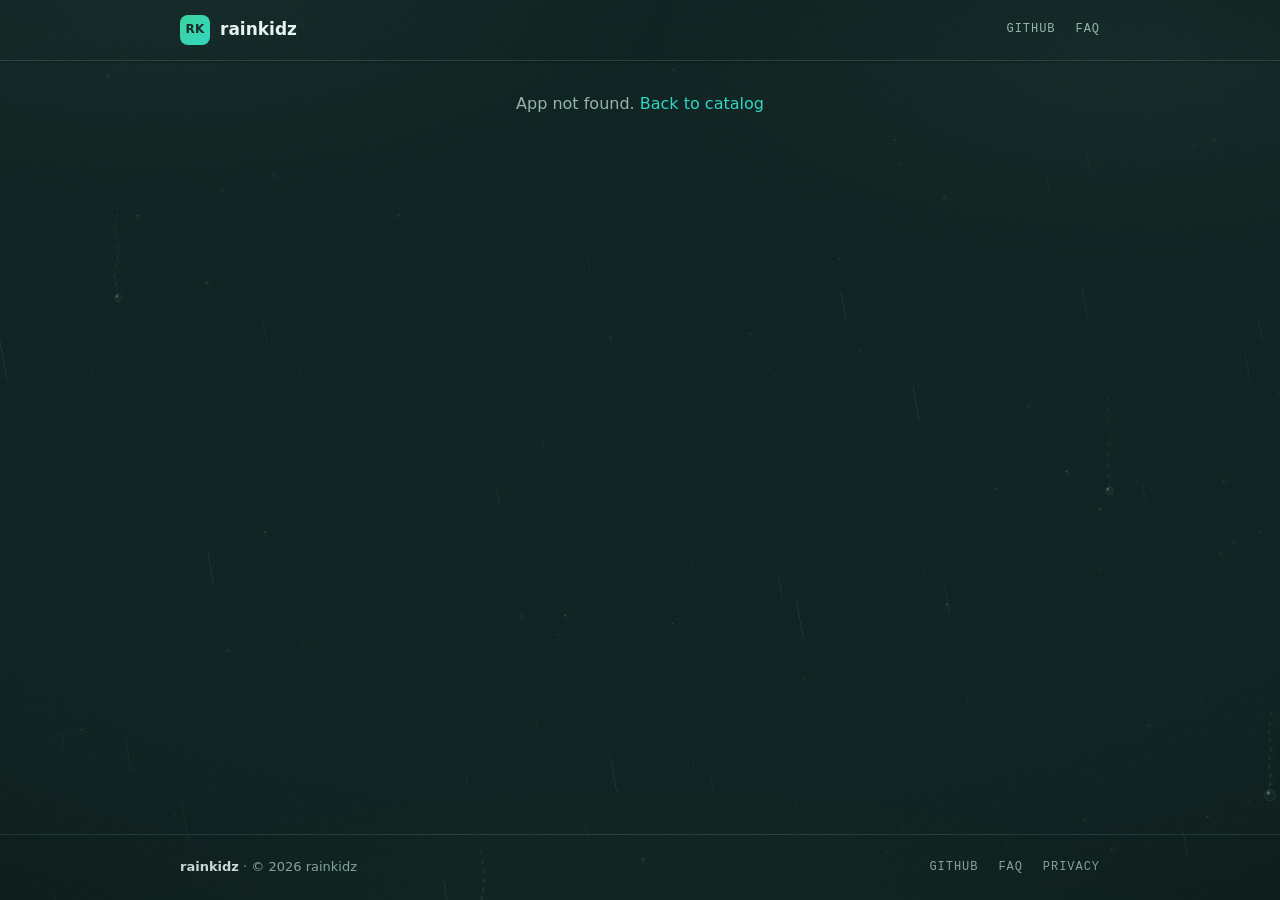
<file: app.html>
<!DOCTYPE html>
<html lang="en">
<head>
  <meta charset="UTF-8">
  <meta name="viewport" content="width=device-width, initial-scale=1.0">
  <title>App - Rainstudio</title>
  <meta name="description" content="App detail, download, screenshots, old versions and release notes. Rainstudio by rainkidz.">
  <link rel="icon" type="image/svg+xml" href="assets/favicon.svg">
  <link rel="stylesheet" href="css/style.css">
  <script>document.documentElement.classList.add("js");</script>
</head>
<body>
  <header class="site-header">
    <div class="container header-inner">
      <a class="brand" href="index.html">
        <span class="brand-mark">RK</span>
        <span class="brand-name">rainkidz</span>
      </a>
      <nav class="header-nav">
        <a href="https://github.com/rainkidz" target="_blank" rel="noopener">GitHub</a>
        <a href="faq.html">FAQ</a>
      </nav>
    </div>
  </header>

  <main>
    <div class="container" id="app-root">
      <p class="loading">Loading app...</p>
    </div>
  </main>

  <footer class="site-footer">
    <div class="container footer-inner">
      <p><span class="brand-inline">rainkidz</span> · © <span id="year">2026</span> rainkidz</p>
      <nav>
        <a href="https://github.com/rainkidz" target="_blank" rel="noopener">GitHub</a>
        <a href="faq.html">FAQ</a>
        <a href="privacy.html">Privacy</a>
      </nav>
    </div>
  </footer>

  <script src="js/reveal.js"></script>
  <script src="js/rain.js"></script>
  <script src="js/glass.js"></script>
  <script src="js/qr.js"></script>
  <script src="js/app.js"></script>
</body>
</html>
</file>
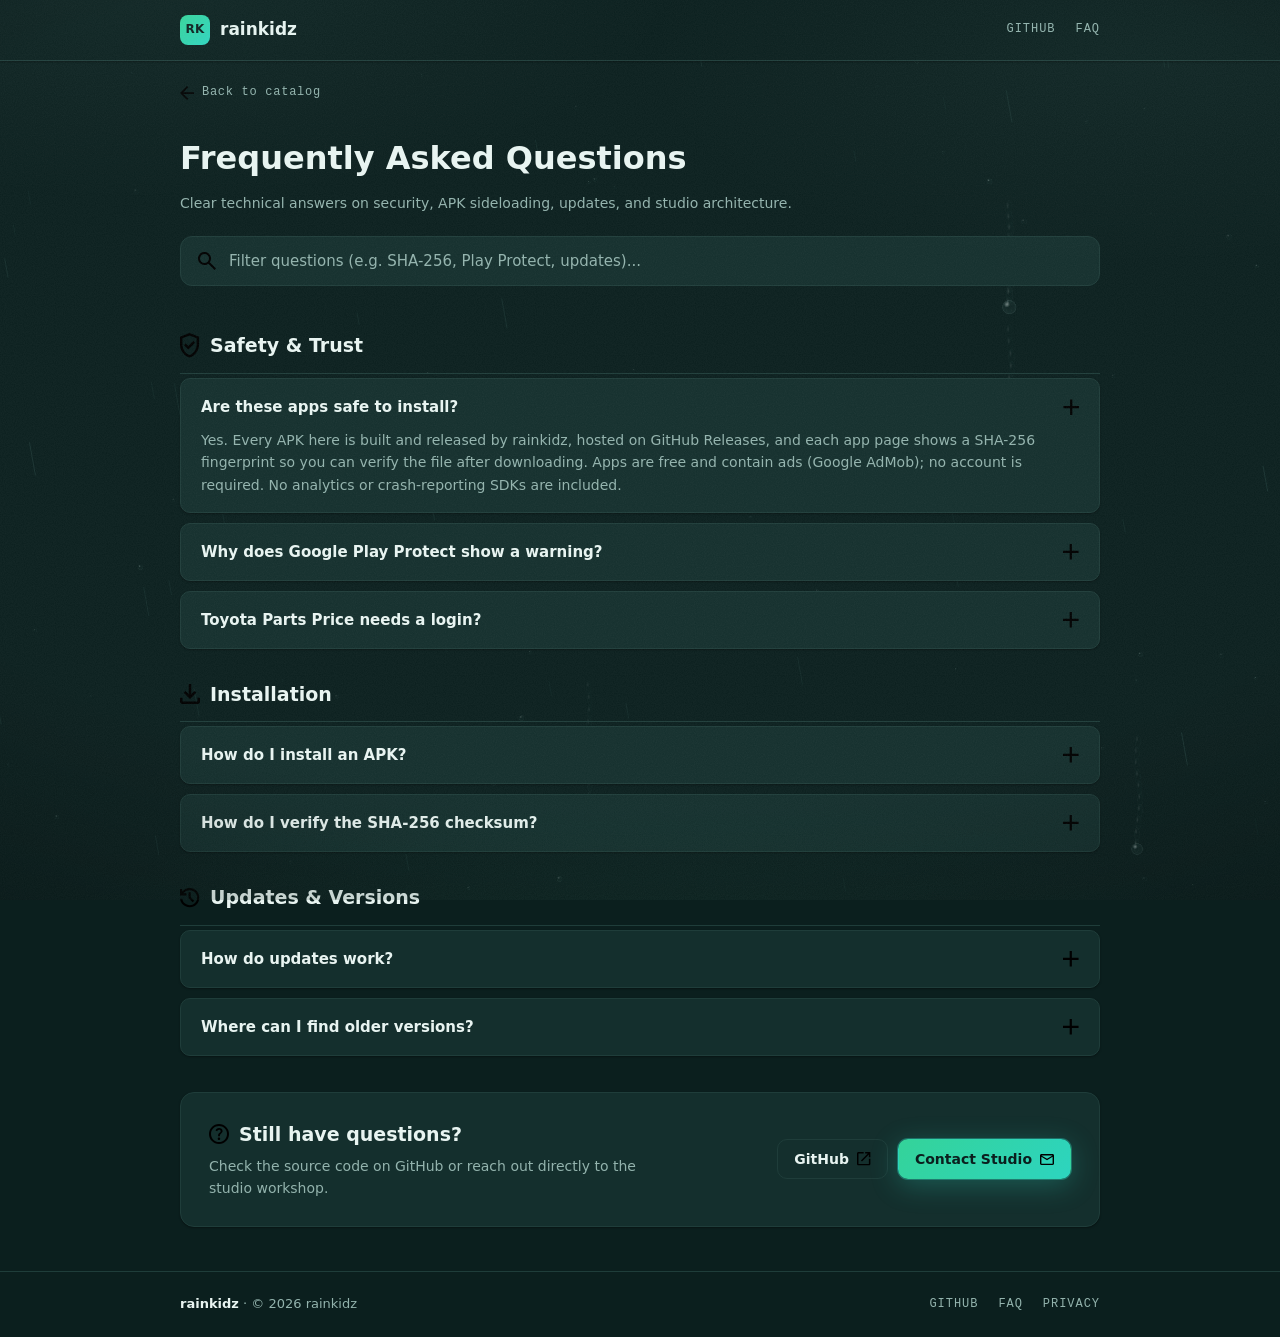
<file: faq.html>
<!DOCTYPE html>
<html lang="en">
<head>
  <meta charset="UTF-8">
  <meta name="viewport" content="width=device-width, initial-scale=1.0">
  <title>FAQ - Rainstudio</title>
  <meta name="description" content="Frequently asked questions: safety, APK sideloading, updates, and versions. Rainstudio by rainkidz.">
  <link rel="icon" type="image/svg+xml" href="assets/favicon.svg">
  <link rel="stylesheet" href="css/style.css">
  <script>document.documentElement.classList.add("js");</script>
</head>
<body>
  <header class="site-header">
    <div class="container header-inner">
      <a class="brand" href="index.html">
        <span class="brand-mark">RK</span>
        <span class="brand-name">rainkidz</span>
      </a>
      <nav class="header-nav">
        <a href="https://github.com/rainkidz" target="_blank" rel="noopener">GitHub</a>
        <a href="faq.html">FAQ</a>
      </nav>
    </div>
  </header>

  <main>
    <div class="container">
      <nav class="breadcrumb"><a href="index.html"><img class="i i-14" src="assets/icons/ui/arrow-left.svg" alt="">Back to catalog</a></nav>
      <section style="padding:26px 0 8px" data-reveal>
        <h1 style="font-size:32px">Frequently Asked Questions</h1>
        <p class="section-sub" style="margin-top:8px">Clear technical answers on security, APK sideloading, updates, and studio architecture.</p>
        <div class="filter-wrap">
          <img src="assets/icons/ui/search.svg" alt="">
          <input type="search" id="faq-filter" placeholder="Filter questions (e.g. SHA-256, Play Protect, updates)..." autocomplete="off">
        </div>
      </section>

      <section class="faq-group" data-group>
        <h2 class="faq-section-title" data-reveal><img src="assets/icons/ui/shield-check.svg" alt="">Safety &amp; Trust</h2>
        <div class="faq-list">
          <details class="faq-item" data-reveal open>
            <summary>Are these apps safe to install? <img src="assets/icons/ui/plus.svg" alt=""></summary>
            <div class="faq-body">
              <p>Yes. Every APK here is built and released by rainkidz, hosted on GitHub Releases, and each app page shows a SHA-256 fingerprint so you can verify the file after downloading. Apps are free and contain ads (Google AdMob); no account is required. No analytics or crash-reporting SDKs are included.</p>
            </div>
          </details>
          <details class="faq-item d1" data-reveal>
            <summary>Why does Google Play Protect show a warning? <img src="assets/icons/ui/plus.svg" alt=""></summary>
            <div class="faq-body">
              <p>Play Protect warns about any app that is not installed through the Play Store. This is normal for sideloaded apps. Review the SHA-256 fingerprint on the app page, then choose to install anyway.</p>
            </div>
          </details>
          <details class="faq-item d2" data-reveal>
            <summary>Toyota Parts Price needs a login? <img src="assets/icons/ui/plus.svg" alt=""></summary>
            <div class="faq-body">
              <p>Yes. Toyota Parts Price is an internal app for the TASTI network — login with a registered account is required. For credentials and authorization, contact <a href="mailto:support@tasti.id">support@tasti.id</a>.</p>
            </div>
          </details>
        </div>
      </section>

      <section class="faq-group" data-group>
        <h2 class="faq-section-title" data-reveal><img src="assets/icons/ui/download.svg" alt="">Installation</h2>
        <div class="faq-list">
          <details class="faq-item" data-reveal>
            <summary>How do I install an APK? <img src="assets/icons/ui/plus.svg" alt=""></summary>
            <div class="faq-body">
              <ol>
                <li>Pick an app and tap <b>Download APK</b>.</li>
                <li>Open the downloaded APK file.</li>
                <li>If a warning appears, enable <b>"Install unknown apps"</b> for your browser or file manager.</li>
                <li>Tap <b>Install</b>, done.</li>
              </ol>
            </div>
          </details>
          <details class="faq-item d1" data-reveal>
            <summary>How do I verify the SHA-256 checksum? <img src="assets/icons/ui/plus.svg" alt=""></summary>
            <div class="faq-body">
              <p>Copy the fingerprint from the app page (the <b>Copy Hash</b> button), then hash the downloaded file and compare:</p>
              <div class="code-block">Windows: certutil -hashfile app.apk SHA256
Linux:   sha256sum app.apk</div>
              <p>The output must match the fingerprint exactly.</p>
            </div>
          </details>
        </div>
      </section>

      <section class="faq-group" data-group>
        <h2 class="faq-section-title" data-reveal><img src="assets/icons/ui/refresh.svg" alt="">Updates &amp; Versions</h2>
        <div class="faq-list">
          <details class="faq-item" data-reveal>
            <summary>How do updates work? <img src="assets/icons/ui/plus.svg" alt=""></summary>
            <div class="faq-body">
              <p>It depends on the app. Tubenime checks for new versions in Settings and notifies you; tap Update to grab the new APK from GitHub Releases. Toyota Parts Price updates automatically via the Play Store. For Wispmail, check the catalog's Version Archive for new releases. Apps outside Google Play cannot auto-update via the Play Store.</p>
            </div>
          </details>
          <details class="faq-item d1" data-reveal>
            <summary>Where can I find older versions? <img src="assets/icons/ui/plus.svg" alt=""></summary>
            <div class="faq-body">
              <p>Open an app's detail page — the <b>Version Archive</b> table lists releases with direct download links. Older builds are also on <a href="https://github.com/rainkidz/app-download/releases" target="_blank" rel="noopener">GitHub Releases</a>.</p>
            </div>
          </details>
        </div>
      </section>

      <p class="loading hidden" id="faq-empty">No questions match your filter.</p>

      <section>
        <div class="contact-card" data-reveal>
          <div>
            <h3><img src="assets/icons/ui/info.svg" alt="">Still have questions?</h3>
            <p>Check the source code on GitHub or reach out directly to the studio workshop.</p>
          </div>
          <div class="row">
            <a class="btn btn-ghost btn-sm" href="https://github.com/rainkidz" target="_blank" rel="noopener">GitHub <img class="i i-14" src="assets/icons/ui/external-box.svg" alt=""></a>
            <a class="btn btn-primary btn-sm" href="https://github.com/rainkidz/app-download/issues" target="_blank" rel="noopener">Contact Studio <img class="i i-14" src="assets/icons/ui/mail.svg" alt=""></a>
          </div>
        </div>
      </section>
      <div style="height:24px"></div>
    </div>
  </main>

  <footer class="site-footer">
    <div class="container footer-inner">
      <p><span class="brand-inline">rainkidz</span> · © <span id="year">2026</span> rainkidz</p>
      <nav>
        <a href="https://github.com/rainkidz" target="_blank" rel="noopener">GitHub</a>
        <a href="faq.html">FAQ</a>
        <a href="privacy.html">Privacy</a>
      </nav>
    </div>
  </footer>

  <script src="js/reveal.js"></script>
  <script src="js/rain.js"></script>
  <script src="js/glass.js"></script>
  <script src="js/faq.js"></script>
</body>
</html>
</file>
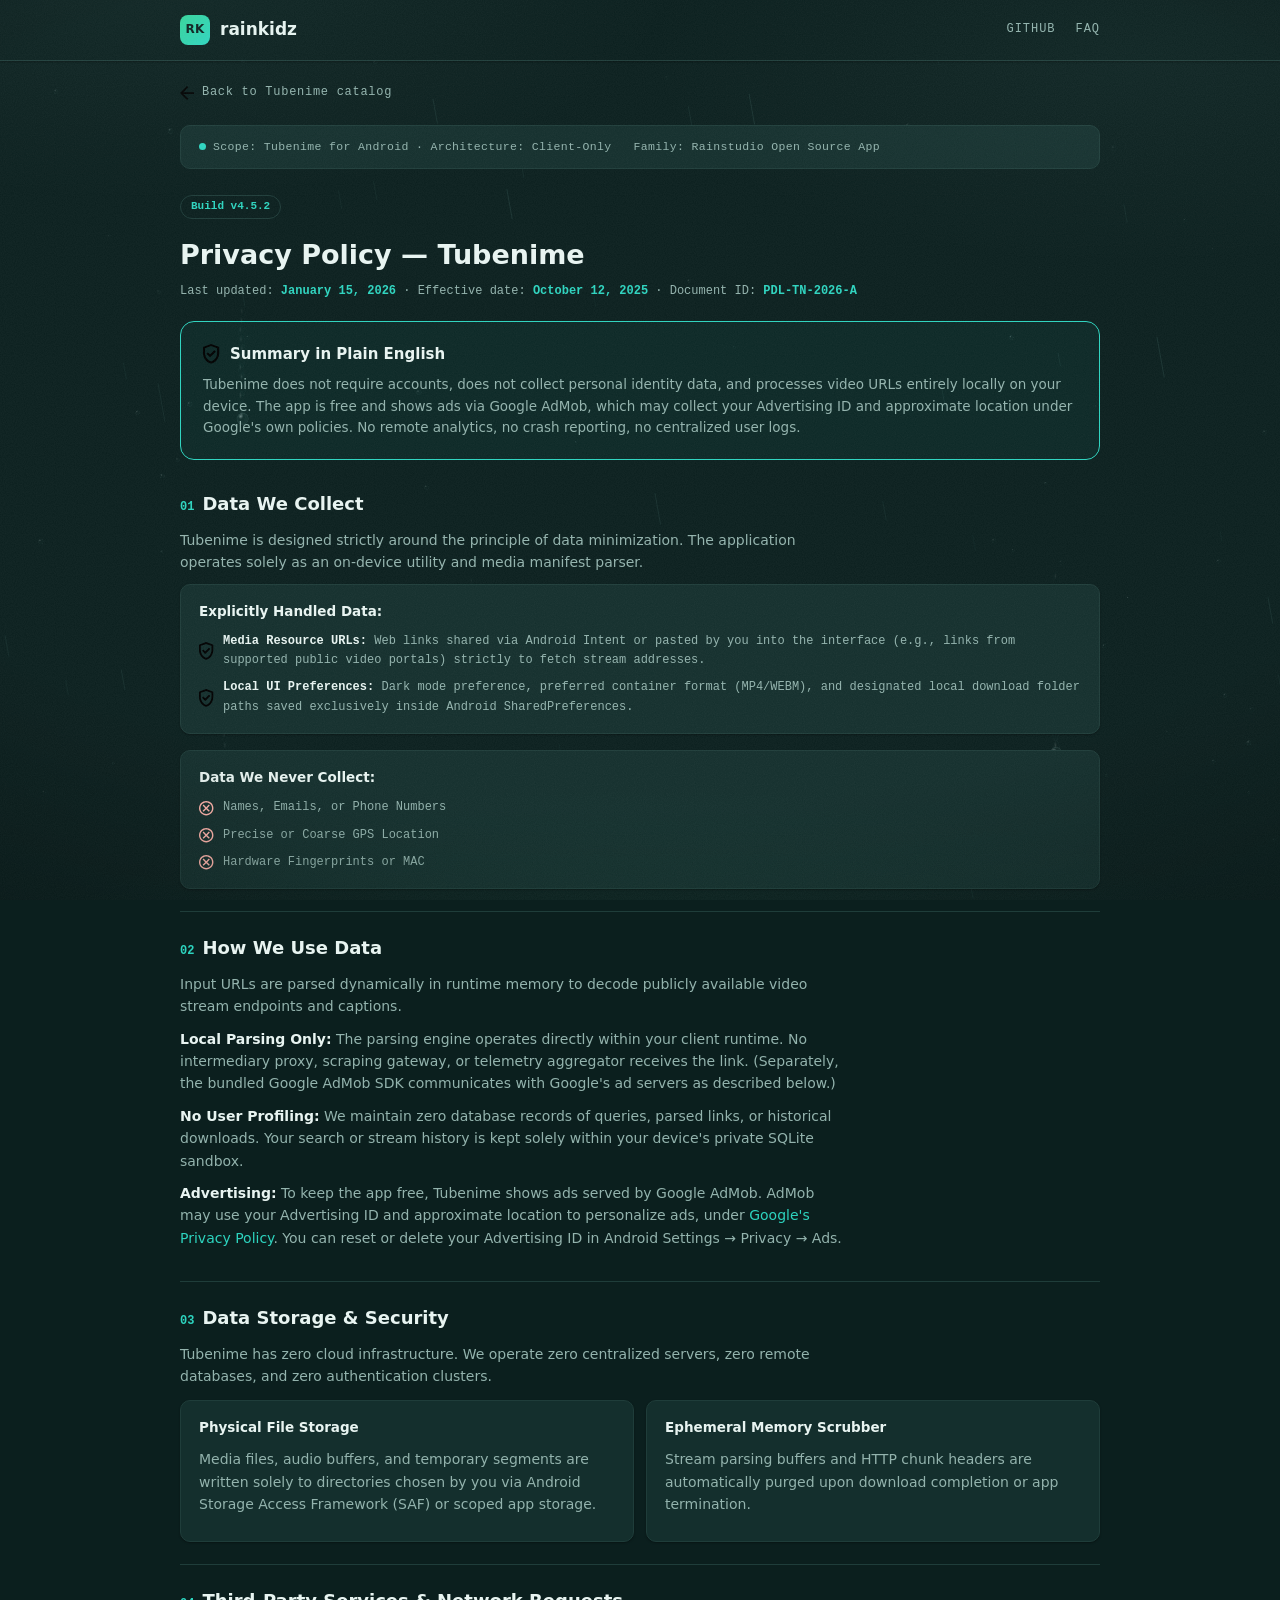
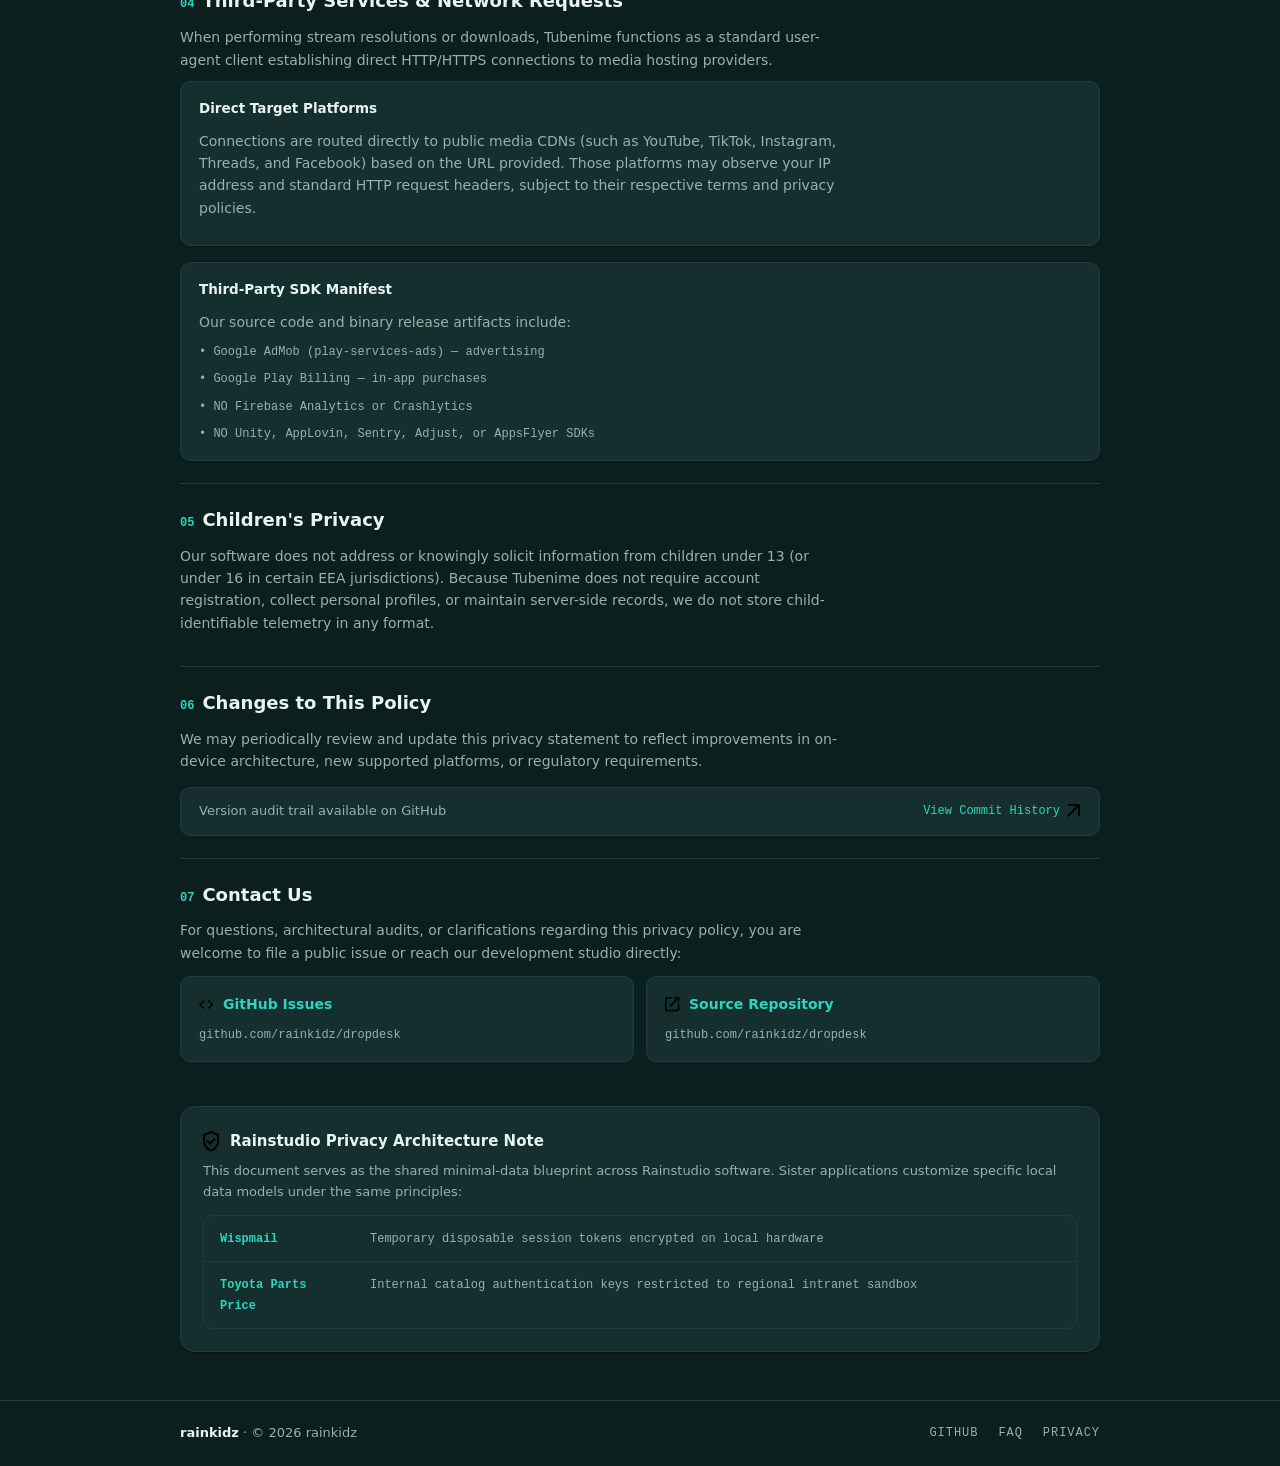
<file: privacy.html>
<!DOCTYPE html>
<html lang="en">
<head>
  <meta charset="UTF-8">
  <meta name="viewport" content="width=device-width, initial-scale=1.0">
  <title>Privacy Policy — Tubenime · Rainstudio</title>
  <meta name="description" content="Privacy policy for Tubenime by Rainstudio: what data is handled on-device, what is never collected, and how to contact us.">
  <link rel="icon" type="image/svg+xml" href="assets/favicon.svg">
  <link rel="stylesheet" href="css/style.css">
  <script>document.documentElement.classList.add("js");</script>
</head>
<body>
  <header class="site-header">
    <div class="container header-inner">
      <a class="brand" href="index.html">
        <span class="brand-mark">RK</span>
        <span class="brand-name">rainkidz</span>
      </a>
      <nav class="header-nav">
        <a href="https://github.com/rainkidz" target="_blank" rel="noopener">GitHub</a>
        <a href="faq.html">FAQ</a>
      </nav>
    </div>
  </header>

  <main>
    <div class="container privacy-doc">
      <nav class="breadcrumb"><a href="app.html?slug=tubenime"><img class="i i-14" src="assets/icons/ui/arrow-left.svg" alt="">Back to Tubenime catalog</a></nav>

      <div class="scope-bar" data-reveal>
        <span><span class="dot"></span>Scope: Tubenime for Android · Architecture: Client-Only</span>
        <span>Family: Rainstudio Open Source App</span>
      </div>

      <div class="privacy-meta"><span class="pill">Build v4.5.2</span></div>
      <h1>Privacy Policy — Tubenime</h1>
      <p class="privacy-dates">Last updated: <b>January 15, 2026</b> · Effective date: <b>October 12, 2025</b> · Document ID: <b>PDL-TN-2026-A</b></p>

      <div class="summary-box" data-reveal>
        <h3><img src="assets/icons/ui/shield-check.svg" alt="">Summary in Plain English</h3>
        <p>Tubenime does not require accounts, does not collect personal identity data, and processes video URLs entirely locally on your device. The app is free and shows ads via Google AdMob, which may collect your Advertising ID and approximate location under Google's own policies. No remote analytics, no crash reporting, no centralized user logs.</p>
      </div>

      <section class="privacy-sec" data-reveal>
        <h2><span class="num">01</span>Data We Collect</h2>
        <p>Tubenime is designed strictly around the principle of data minimization. The application operates solely as an on-device utility and media manifest parser.</p>
        <div class="mini-box">
          <h4>Explicitly Handled Data:</h4>
          <ul>
            <li class="ok"><img src="assets/icons/ui/shield-check.svg" alt=""><span><b>Media Resource URLs:</b> Web links shared via Android Intent or pasted by you into the interface (e.g., links from supported public video portals) strictly to fetch stream addresses.</span></li>
            <li class="ok"><img src="assets/icons/ui/shield-check.svg" alt=""><span><b>Local UI Preferences:</b> Dark mode preference, preferred container format (MP4/WEBM), and designated local download folder paths saved exclusively inside Android SharedPreferences.</span></li>
          </ul>
        </div>
        <div class="mini-box mt-16">
          <h4>Data We Never Collect:</h4>
          <ul>
            <li class="no"><img src="assets/icons/ui/x-circle.svg" alt=""><span>Names, Emails, or Phone Numbers</span></li>
            <li class="no"><img src="assets/icons/ui/x-circle.svg" alt=""><span>Precise or Coarse GPS Location</span></li>
            <li class="no"><img src="assets/icons/ui/x-circle.svg" alt=""><span>Hardware Fingerprints or MAC</span></li>
          </ul>
        </div>
      </section>

      <section class="privacy-sec" data-reveal>
        <h2><span class="num">02</span>How We Use Data</h2>
        <p>Input URLs are parsed dynamically in runtime memory to decode publicly available video stream endpoints and captions.</p>
        <p><b>Local Parsing Only:</b> The parsing engine operates directly within your client runtime. No intermediary proxy, scraping gateway, or telemetry aggregator receives the link. (Separately, the bundled Google AdMob SDK communicates with Google's ad servers as described below.)</p>
        <p><b>No User Profiling:</b> We maintain zero database records of queries, parsed links, or historical downloads. Your search or stream history is kept solely within your device's private SQLite sandbox.</p>
        <p><b>Advertising:</b> To keep the app free, Tubenime shows ads served by Google AdMob. AdMob may use your Advertising ID and approximate location to personalize ads, under <a href="https://policies.google.com/privacy" target="_blank" rel="noopener">Google's Privacy Policy</a>. You can reset or delete your Advertising ID in Android Settings → Privacy → Ads.</p>
      </section>

      <section class="privacy-sec" data-reveal>
        <h2><span class="num">03</span>Data Storage &amp; Security</h2>
        <p>Tubenime has zero cloud infrastructure. We operate zero centralized servers, zero remote databases, and zero authentication clusters.</p>
        <div class="mini-grid">
          <div class="mini-box mono-sm">
            <h4>Physical File Storage</h4>
            <p>Media files, audio buffers, and temporary segments are written solely to directories chosen by you via Android Storage Access Framework (SAF) or scoped app storage.</p>
          </div>
          <div class="mini-box mono-sm">
            <h4>Ephemeral Memory Scrubber</h4>
            <p>Stream parsing buffers and HTTP chunk headers are automatically purged upon download completion or app termination.</p>
          </div>
        </div>
      </section>

      <section class="privacy-sec" data-reveal>
        <h2><span class="num">04</span>Third-Party Services &amp; Network Requests</h2>
        <p>When performing stream resolutions or downloads, Tubenime functions as a standard user-agent client establishing direct HTTP/HTTPS connections to media hosting providers.</p>
        <div class="mini-box mono-sm">
          <h4>Direct Target Platforms</h4>
          <p>Connections are routed directly to public media CDNs (such as YouTube, TikTok, Instagram, Threads, and Facebook) based on the URL provided. Those platforms may observe your IP address and standard HTTP request headers, subject to their respective terms and privacy policies.</p>
        </div>
        <div class="mini-box mono-sm mt-16">
          <h4>Third-Party SDK Manifest</h4>
          <p>Our source code and binary release artifacts include:</p>
          <div class="kv">
            <div>• Google AdMob (play-services-ads) — advertising</div>
            <div>• Google Play Billing — in-app purchases</div>
            <div>• NO Firebase Analytics or Crashlytics</div>
            <div>• NO Unity, AppLovin, Sentry, Adjust, or AppsFlyer SDKs</div>
          </div>
        </div>
      </section>

      <section class="privacy-sec" data-reveal>
        <h2><span class="num">05</span>Children's Privacy</h2>
        <p>Our software does not address or knowingly solicit information from children under 13 (or under 16 in certain EEA jurisdictions). Because Tubenime does not require account registration, collect personal profiles, or maintain server-side records, we do not store child-identifiable telemetry in any format.</p>
      </section>

      <section class="privacy-sec" data-reveal>
        <h2><span class="num">06</span>Changes to This Policy</h2>
        <p>We may periodically review and update this privacy statement to reflect improvements in on-device architecture, new supported platforms, or regulatory requirements.</p>
        <div class="audit-row">
          <span>Version audit trail available on GitHub</span>
          <a href="https://github.com/rainkidz/dropdesk/commits" target="_blank" rel="noopener">View Commit History <img class="i i-14" src="assets/icons/ui/external.svg" alt=""></a>
        </div>
      </section>

      <section class="privacy-sec" data-reveal>
        <h2><span class="num">07</span>Contact Us</h2>
        <p>For questions, architectural audits, or clarifications regarding this privacy policy, you are welcome to file a public issue or reach our development studio directly:</p>
        <div class="contact-grid">
          <a href="https://github.com/rainkidz/dropdesk/issues" target="_blank" rel="noopener">
            <b><img src="assets/icons/ui/code.svg" alt="">GitHub Issues</b>
            <span>github.com/rainkidz/dropdesk</span>
          </a>
          <a href="https://github.com/rainkidz/dropdesk" target="_blank" rel="noopener">
            <b><img src="assets/icons/ui/external-box.svg" alt="">Source Repository</b>
            <span>github.com/rainkidz/dropdesk</span>
          </a>
        </div>
      </section>

      <div class="arch-note" data-reveal>
        <h3><img src="assets/icons/ui/shield-check.svg" alt="">Rainstudio Privacy Architecture Note</h3>
        <p>This document serves as the shared minimal-data blueprint across Rainstudio software. Sister applications customize specific local data models under the same principles:</p>
        <div class="arch-table">
          <div class="arow"><div><b>Wispmail</b></div><div><span>Temporary disposable session tokens encrypted on local hardware</span></div></div>
          <div class="arow"><div><b>Toyota Parts Price</b></div><div><span>Internal catalog authentication keys restricted to regional intranet sandbox</span></div></div>
        </div>
      </div>
      <div style="height:28px"></div>
    </div>
  </main>

  <footer class="site-footer">
    <div class="container footer-inner">
      <p><span class="brand-inline">rainkidz</span> · © <span id="year">2026</span> rainkidz</p>
      <nav>
        <a href="https://github.com/rainkidz" target="_blank" rel="noopener">GitHub</a>
        <a href="faq.html">FAQ</a>
        <a href="privacy.html">Privacy</a>
      </nav>
    </div>
  </footer>

  <script src="js/reveal.js"></script>
  <script src="js/rain.js"></script>
  <script src="js/glass.js"></script>
  <script>document.getElementById("year").textContent = new Date().getFullYear();</script>
</body>
</html>
</file>
<file: css/style.css>
:root {
  --bg: #0b1f1e;
  --bg-alt: #102826;
  --surface: #142f2d;
  --inset: #081413;
  --text: #e8f4f1;
  --muted: #93b3ad;
  --accent: #2dd4bf;
  --accent-deep: #14b8a6;
  --on-accent: #0b1f1e;
  --border: #1f3d3a;
  --amber: #f5b544;
  --red: #f87171;
  --radius: 14px;
  --grad: linear-gradient(135deg, #34d399, #2dd4bf);
  --sans: "Segoe UI", system-ui, -apple-system, Roboto, "Helvetica Neue", Arial, sans-serif;
  --mono: ui-monospace, SFMono-Regular, Menlo, Consolas, "Liberation Mono", monospace;
}

* { margin: 0; padding: 0; box-sizing: border-box; }

body {
  font-family: var(--sans);
  background: var(--bg);
  color: var(--text);
  line-height: 1.6;
  min-height: 100vh;
  display: flex;
  flex-direction: column;
}

.container { max-width: 960px; margin: 0 auto; padding: 0 20px; width: 100%; }
main { flex: 1; }

a { color: var(--accent); text-decoration: none; }
a:hover { text-decoration: underline; }

.mono { font-family: var(--mono); }
img.i { display: inline-block; vertical-align: -3px; }
.i-14 { width: 14px; height: auto; }
.i-16 { width: 16px; height: auto; }
.i-18 { width: 18px; height: auto; }
.i-20 { width: 20px; height: auto; }

/* ---------- header ---------- */
.site-header {
  position: sticky;
  top: 0;
  z-index: 50;
  background: rgba(11, 31, 30, 0.88);
  backdrop-filter: blur(10px);
  border-bottom: 1px solid var(--border);
}
.header-inner { display: flex; align-items: center; justify-content: space-between; height: 60px; }
.brand { display: flex; align-items: center; gap: 10px; font-weight: 700; color: var(--text); font-size: 17px; }
.brand:hover { text-decoration: none; }
.brand-mark {
  display: grid; place-items: center;
  width: 30px; height: 30px; border-radius: 8px;
  background: var(--grad); color: var(--on-accent);
  font-size: 12px; font-weight: 800; letter-spacing: 0.02em;
}
.header-nav { display: flex; align-items: center; gap: 20px; }
.header-nav a { font-family: var(--mono); font-size: 12px; letter-spacing: 0.08em; color: var(--muted); text-transform: uppercase; }
.header-nav a:hover { color: var(--accent); text-decoration: none; }

/* ---------- hero ---------- */
.hero {
  padding: 72px 0 56px;
  text-align: center;
  background: radial-gradient(ellipse 60% 55% at 50% 0%, rgba(45, 212, 191, 0.14), transparent 70%);
}
.eyebrow {
  display: inline-flex; align-items: center; gap: 8px;
  font-family: var(--mono); font-size: 11px; letter-spacing: 0.18em;
  color: var(--muted); border: 1px solid var(--border); border-radius: 999px;
  padding: 5px 14px; margin-bottom: 20px; text-transform: uppercase;
}
.eyebrow .dot { width: 6px; height: 6px; border-radius: 50%; background: var(--accent); }
.hero h1 { font-size: 36px; font-weight: 800; letter-spacing: -0.01em; }
.hero-tagline { margin: 12px auto 4px; color: var(--text); font-size: 17px; max-width: 600px; }
.hero-note { font-family: var(--mono); font-size: 12px; color: var(--muted); letter-spacing: 0.04em; }
.hero-cta { margin-top: 26px; }

/* ---------- buttons ---------- */
.btn {
  display: inline-flex; align-items: center; justify-content: center; gap: 8px;
  padding: 11px 24px; border-radius: 10px;
  font-size: 15px; font-weight: 700; font-family: var(--sans);
  border: 1px solid var(--border); color: var(--text); background: var(--surface);
  cursor: pointer; transition: transform 0.15s ease, filter 0.15s ease;
  white-space: nowrap;
}
.btn:hover { text-decoration: none; transform: translateY(-1px); filter: brightness(1.08); }
.btn-primary { background: var(--grad); color: var(--on-accent); border-color: transparent; }
.btn-ghost { background: transparent; }
.btn-sm { padding: 8px 16px; font-size: 14px; font-weight: 600; }
.btn .i { flex-shrink: 0; }

/* ---------- sections ---------- */
.section { padding: 36px 0; }
.section-head { display: flex; align-items: baseline; justify-content: space-between; gap: 12px; margin-bottom: 6px; }
.section-head h2 { font-size: 22px; font-weight: 700; }
.section-sub { color: var(--muted); font-size: 14px; margin-bottom: 20px; }
.side-label { font-family: var(--mono); font-size: 11px; letter-spacing: 0.16em; color: var(--accent); text-transform: uppercase; white-space: nowrap; }

/* ---------- trust strip ---------- */
.trust-strip {
  display: grid; grid-template-columns: repeat(4, 1fr); gap: 12px;
  border: 1px solid var(--border); border-radius: var(--radius);
  background: var(--surface); padding: 20px 24px; margin-top: 40px;
}
.trust-item { display: flex; align-items: center; gap: 12px; }
.trust-item img { width: 22px; color: var(--accent); flex-shrink: 0; }
.trust-item b { display: block; font-size: 13px; }
.trust-item span { display: block; font-family: var(--mono); font-size: 11px; color: var(--muted); }

/* ---------- app rows (catalog) ---------- */
.app-row {
  display: flex; align-items: center; gap: 18px;
  border: 1px solid var(--border); border-radius: var(--radius);
  background: var(--surface); padding: 22px 24px; margin-bottom: 16px;
}
.app-row-icon {
  width: 64px; height: 64px; border-radius: 16px; flex-shrink: 0;
  background: var(--bg-alt); border: 1px solid var(--border);
  display: grid; place-items: center; overflow: hidden;
}
.app-row-icon img { width: 100%; height: 100%; object-fit: cover; }
.app-row-body { flex: 1; min-width: 0; }
.app-row-title { display: flex; align-items: center; gap: 10px; flex-wrap: wrap; }
.app-row-title h3 { font-size: 18px; }
.app-tagline { color: var(--muted); font-size: 14px; margin-top: 4px; }
.app-meta { font-family: var(--mono); font-size: 12px; color: var(--muted); margin-top: 8px; }
.app-row-actions { display: flex; gap: 10px; flex-shrink: 0; }
.pill {
  display: inline-block; padding: 2px 10px; border-radius: 999px;
  border: 1px solid var(--border); color: var(--accent);
  font-family: var(--mono); font-size: 11px; font-weight: 600; white-space: nowrap;
}
.pill-current { background: var(--grad); color: var(--on-accent); border-color: transparent; }

/* ---------- steps ---------- */
.steps-grid { display: grid; grid-template-columns: repeat(4, 1fr); gap: 14px; }
.step-card { border: 1px solid var(--border); border-radius: var(--radius); background: var(--surface); padding: 20px; }
.step-num {
  display: grid; place-items: center; width: 26px; height: 26px; border-radius: 8px;
  border: 1px solid var(--border); color: var(--accent);
  font-family: var(--mono); font-size: 12px; margin-bottom: 12px;
}
.step-card h3 { font-size: 15px; margin-bottom: 6px; }
.step-card p { font-size: 13px; color: var(--muted); }

/* ---------- note boxes ---------- */
.note-box {
  display: flex; gap: 12px; align-items: flex-start;
  border: 1px solid var(--border); border-radius: var(--radius);
  background: var(--surface); padding: 18px 20px; margin-top: 16px; font-size: 14px;
}
.note-box img { width: 18px; color: var(--accent); flex-shrink: 0; margin-top: 3px; }
.note-box p { color: var(--muted); }
.note-box b { color: var(--text); }
.notice-amber { border-color: rgba(245, 181, 68, 0.35); background: rgba(245, 181, 68, 0.06); }
.notice-amber a { color: var(--amber); text-decoration: underline; }

/* ---------- about card ---------- */
.about-card { border: 1px solid var(--border); border-radius: var(--radius); background: var(--surface); padding: 28px; }
.eyebrow-inline { font-family: var(--mono); font-size: 11px; letter-spacing: 0.18em; color: var(--accent); text-transform: uppercase; margin-bottom: 10px; }
.about-card h2 { font-size: 21px; margin-bottom: 10px; }
.about-card p { color: var(--muted); font-size: 14px; max-width: 70ch; }

/* ---------- faq accordion ---------- */
.faq-list { display: grid; gap: 10px; }
.faq-item { border: 1px solid var(--border); border-radius: 10px; background: var(--surface); padding: 16px 20px; }
.faq-item summary {
  cursor: pointer; font-weight: 600; font-size: 15px; list-style: none;
  display: flex; justify-content: space-between; align-items: center; gap: 12px;
}
.faq-item summary::-webkit-details-marker { display: none; }
.faq-item summary img { width: 16px; color: var(--muted); transition: transform 0.2s; flex-shrink: 0; }
.faq-item[open] summary img { transform: rotate(180deg); }
.faq-item .faq-body { margin-top: 10px; color: var(--muted); font-size: 14px; }
.faq-item .faq-body ol, .faq-item .faq-body ul { padding-left: 20px; display: grid; gap: 6px; }
.faq-item pre, .code-block {
  margin: 10px 0; padding: 12px 14px; background: var(--inset);
  border: 1px solid var(--border); border-radius: 8px;
  font-family: var(--mono); font-size: 12.5px; overflow-x: auto; color: var(--text);
  white-space: pre;
}
.faq-section-title {
  display: flex; align-items: center; gap: 10px;
  font-size: 19px; margin: 30px 0 4px; padding-bottom: 12px;
  border-bottom: 1px solid var(--border);
}
.faq-section-title img { width: 20px; color: var(--accent); }
.filter-wrap { position: relative; margin: 22px 0 6px; }
.filter-wrap img { position: absolute; left: 18px; top: 50%; transform: translateY(-50%); width: 18px; color: var(--muted); }
.filter-wrap input {
  width: 100%; padding: 15px 18px 15px 48px;
  background: var(--surface); border: 1px solid var(--border); border-radius: 12px;
  color: var(--text); font-size: 15px; font-family: var(--sans); outline: none;
}
.filter-wrap input:focus { border-color: var(--accent); }
.filter-wrap input::placeholder { color: var(--muted); }

/* ---------- contact card (faq page) ---------- */
.contact-card {
  display: flex; align-items: center; justify-content: space-between; gap: 20px; flex-wrap: wrap;
  border: 1px solid var(--border); border-radius: var(--radius);
  background: var(--surface); padding: 26px 28px; margin-top: 36px;
}
.contact-card h3 { font-size: 19px; margin-bottom: 6px; display: flex; align-items: center; gap: 10px; }
.contact-card h3 img { width: 20px; color: var(--accent); }
.contact-card p { color: var(--muted); font-size: 14px; max-width: 52ch; }
.contact-card .row { display: flex; gap: 10px; flex-wrap: wrap; }

/* ---------- footer ---------- */
.site-footer { border-top: 1px solid var(--border); padding: 22px 0; margin-top: 20px; }
.footer-inner { display: flex; align-items: center; justify-content: space-between; gap: 12px; flex-wrap: wrap; }
.site-footer p, .site-footer a { font-size: 13px; color: var(--muted); }
.site-footer nav { display: flex; gap: 20px; }
.site-footer nav a { font-family: var(--mono); font-size: 12px; letter-spacing: 0.08em; text-transform: uppercase; }
.site-footer nav a:hover { color: var(--accent); }
.brand-inline { font-weight: 700; color: var(--text); }

/* ---------- breadcrumb ---------- */
.breadcrumb { padding: 22px 0 0; font-family: var(--mono); font-size: 12px; letter-spacing: 0.06em; }
.breadcrumb a { color: var(--muted); display: inline-flex; align-items: center; gap: 8px; }
.breadcrumb a:hover { color: var(--accent); text-decoration: none; }

/* ---------- app detail hero ---------- */
.app-hero { display: flex; align-items: center; gap: 20px; padding: 26px 0 20px; }
.app-icon-lg {
  width: 96px; height: 96px; border-radius: 22px; flex-shrink: 0;
  background: var(--bg-alt); border: 1px solid var(--border);
  display: grid; place-items: center; overflow: hidden;
}
.app-icon-lg img { width: 100%; height: 100%; object-fit: cover; }
.app-hero-meta h1 { font-size: 27px; display: flex; align-items: center; gap: 12px; flex-wrap: wrap; }
.app-hero-meta .app-tagline { margin: 4px 0 10px; font-size: 15px; }
.pkg-line { display: flex; align-items: center; gap: 8px; flex-wrap: wrap; font-family: var(--mono); font-size: 12px; color: var(--muted); }
.pkg-chip { border: 1px solid var(--border); border-radius: 8px; padding: 3px 10px; display: inline-flex; align-items: center; gap: 8px; }
.pkg-chip img { width: 12px; }
.pkg-ok { color: var(--accent); }

/* ---------- download panel ---------- */
.dl-panel { border: 1px solid var(--border); border-radius: var(--radius); background: var(--surface); padding: 22px 24px; }
.dl-row { display: flex; align-items: center; justify-content: space-between; gap: 12px; flex-wrap: wrap; }
.verify-label { font-family: var(--mono); font-size: 11px; letter-spacing: 0.14em; text-transform: uppercase; color: var(--muted); margin: 16px 0 8px; }
.hash-box {
  display: flex; align-items: center; gap: 12px;
  background: var(--inset); border: 1px solid var(--border); border-radius: 10px;
  padding: 12px 12px 12px 18px;
}
.hash-box code { flex: 1; font-family: var(--mono); font-size: 13px; color: var(--accent); overflow: hidden; text-overflow: ellipsis; white-space: nowrap; }
.link-row { display: flex; gap: 22px; flex-wrap: wrap; margin-top: 16px; font-family: var(--mono); font-size: 12px; letter-spacing: 0.04em; }
.link-row a { color: var(--muted); display: inline-flex; align-items: center; gap: 7px; }
.link-row a:hover { color: var(--accent); text-decoration: none; }
.link-row .dim { opacity: 0.45; }
.qr-box { margin-top: 14px; padding: 18px; background: #fff; border-radius: var(--radius); display: inline-block; }
.qr-box svg { display: block; }
.qr-hint { font-size: 13px; color: var(--muted); margin-top: 8px; }

/* ---------- capabilities ---------- */
.cap-grid { display: grid; grid-template-columns: 1fr 1fr; gap: 14px; }
.cap-card { position: relative; border: 1px solid var(--border); border-radius: var(--radius); background: var(--surface); padding: 20px; }
.cap-card .tile {
  display: grid; place-items: center; width: 38px; height: 38px; border-radius: 10px;
  background: var(--bg-alt); border: 1px solid var(--border); margin-bottom: 12px;
}
.cap-card .tile img { width: 19px; color: var(--accent); }
.cap-card h3 { font-size: 15px; margin-bottom: 5px; }
.cap-card p { font-size: 13px; color: var(--muted); }
.cap-card::after {
  content: "✓"; position: absolute; top: 16px; right: 16px;
  display: grid; place-items: center; width: 20px; height: 20px; border-radius: 50%;
  border: 1px solid var(--accent); color: var(--accent); font-size: 11px; font-weight: 700;
}

/* ---------- screenshots ---------- */
.shots { display: flex; gap: 14px; overflow-x: auto; padding-bottom: 10px; }
.shot {
  flex-shrink: 0; width: 200px; border: 1px solid var(--border); border-radius: var(--radius);
  background: var(--surface); overflow: hidden;
}
.shot img { width: 100%; height: 280px; object-fit: cover; display: block; background: var(--bg-alt); }
.shot figcaption { font-family: var(--mono); font-size: 11px; color: var(--muted); text-align: center; padding: 10px; letter-spacing: 0.04em; }

/* ---------- release notes ---------- */
.rel-head { display: flex; align-items: center; gap: 10px; margin-bottom: 12px; flex-wrap: wrap; }
.rel-head h3 { font-size: 16px; }
.rel-head .dot { width: 7px; height: 7px; border-radius: 50%; background: var(--accent); }
.rel-head time { font-family: var(--mono); font-size: 12px; color: var(--muted); }
.rel-list { list-style: none; display: grid; gap: 8px; border-left: 1px solid var(--border); padding-left: 22px; margin-left: 3px; }
.rel-list li { position: relative; color: var(--muted); font-size: 14px; padding-left: 16px; }
.rel-list li::before { content: ""; position: absolute; left: 0; top: 0.7em; width: 5px; height: 5px; border-radius: 50%; background: var(--muted); opacity: 0.6; }

/* ---------- version table ---------- */
.table-wrap { overflow-x: auto; border: 1px solid var(--border); border-radius: var(--radius); background: var(--surface); }
.version-table { width: 100%; border-collapse: collapse; font-size: 13.5px; min-width: 640px; }
.version-table th, .version-table td { text-align: left; padding: 12px 18px; border-bottom: 1px solid var(--border); }
.version-table tr:last-child td { border-bottom: none; }
.version-table th { font-family: var(--mono); font-size: 11px; letter-spacing: 0.12em; text-transform: uppercase; color: var(--muted); font-weight: 600; }
.version-table td.num { font-family: var(--mono); font-size: 12.5px; }
.version-table .row-current { background: rgba(45, 212, 191, 0.06); }
.version-table .vcell { display: flex; align-items: center; gap: 10px; font-family: var(--mono); }

/* ---------- collapsing install (detail) ---------- */
.collapse { border: 1px solid var(--border); border-radius: var(--radius); background: var(--surface); padding: 18px 22px; }
.collapse summary { cursor: pointer; list-style: none; display: flex; align-items: center; justify-content: space-between; gap: 12px; }
.collapse summary::-webkit-details-marker { display: none; }
.collapse summary img { width: 16px; color: var(--muted); transition: transform 0.2s; }
.collapse[open] summary img { transform: rotate(180deg); }
.collapse summary b { font-size: 15px; display: flex; align-items: center; gap: 10px; }
.collapse summary b img { width: 16px; color: var(--accent); transform: none; }
.collapse summary small { display: block; color: var(--muted); font-weight: 400; font-size: 13px; }
.collapse .steps { margin: 14px 0 0 22px; display: grid; gap: 8px; color: var(--muted); font-size: 14px; }

/* ---------- privacy ---------- */
.scope-bar {
  display: flex; gap: 22px; flex-wrap: wrap; align-items: center;
  border: 1px solid var(--border); border-radius: 10px; background: var(--surface);
  font-family: var(--mono); font-size: 11.5px; color: var(--muted); letter-spacing: 0.03em;
  padding: 12px 18px; margin: 18px 0 26px;
}
.scope-bar .dot { width: 7px; height: 7px; border-radius: 50%; background: var(--accent); display: inline-block; margin-right: 7px; }
.privacy-meta { display: flex; gap: 10px; flex-wrap: wrap; margin-bottom: 14px; }
.privacy-doc h1 { font-size: 27px; margin-bottom: 6px; }
.privacy-dates { font-family: var(--mono); font-size: 12px; color: var(--muted); margin-bottom: 4px; }
.privacy-dates b { color: var(--accent); font-weight: 600; }
.summary-box { border: 1px solid var(--accent); border-radius: var(--radius); background: rgba(45, 212, 191, 0.05); padding: 20px 22px; margin: 20px 0 8px; }
.summary-box h3 { font-size: 15px; display: flex; align-items: center; gap: 10px; margin-bottom: 8px; }
.summary-box h3 img { width: 17px; color: var(--accent); }
.summary-box p { font-size: 13.5px; color: var(--muted); }
.privacy-sec { padding: 22px 0; border-bottom: 1px solid var(--border); }
.privacy-sec:last-of-type { border-bottom: none; }
.privacy-sec h2 { font-size: 18px; margin-bottom: 10px; }
.privacy-sec h2 .num { font-family: var(--mono); font-size: 12px; color: var(--accent); margin-right: 8px; }
.privacy-sec p { font-size: 14px; color: var(--muted); margin-bottom: 10px; max-width: 75ch; }
.privacy-sec p b, .privacy-sec li b { color: var(--text); }
.mini-grid { display: grid; grid-template-columns: 1fr 1fr; gap: 12px; margin-top: 12px; }
.mini-box { border: 1px solid var(--border); border-radius: 10px; background: var(--surface); padding: 16px 18px; font-size: 13px; }
.mini-box h4 { font-size: 13.5px; margin-bottom: 10px; }
.mini-box ul { list-style: none; display: grid; gap: 8px; }
.mini-box li { display: flex; align-items: center; gap: 9px; color: var(--muted); font-family: var(--mono); font-size: 12px; }
.mini-box li img { width: 15px; flex-shrink: 0; }
.mini-box li.ok img { color: var(--accent); }
.mini-box li.no img { color: var(--red); }
.mini-box.mono-sm { font-size: 12.5px; }
.kv { display: grid; gap: 8px; margin-top: 10px; }
.kv div { font-family: var(--mono); font-size: 12px; color: var(--muted); }
.kv b { color: var(--accent); font-weight: 600; }
.audit-row { display: flex; align-items: center; justify-content: space-between; gap: 12px; border: 1px solid var(--border); border-radius: 10px; background: var(--surface); padding: 13px 18px; margin-top: 14px; font-size: 13px; color: var(--muted); }
.audit-row a { font-family: var(--mono); font-size: 12px; display: inline-flex; align-items: center; gap: 7px; }
.contact-grid { display: grid; grid-template-columns: 1fr 1fr; gap: 12px; margin-top: 12px; }
.contact-grid a {
  border: 1px solid var(--border); border-radius: 10px; background: var(--surface);
  padding: 16px 18px; display: block;
}
.contact-grid a:hover { text-decoration: none; border-color: var(--accent); }
.contact-grid b { display: flex; align-items: center; gap: 9px; font-size: 14px; color: var(--accent); margin-bottom: 4px; }
.contact-grid b img { width: 15px; }
.contact-grid span { font-family: var(--mono); font-size: 12px; color: var(--muted); }
.arch-note { border: 1px solid var(--border); border-radius: var(--radius); background: var(--surface); padding: 22px; margin-top: 22px; }
.arch-note h3 { font-size: 15px; display: flex; align-items: center; gap: 10px; margin-bottom: 8px; }
.arch-note h3 img { width: 17px; color: var(--accent); }
.arch-note > p { font-size: 13px; color: var(--muted); margin-bottom: 12px; }
.arch-table { display: grid; gap: 0; border: 1px solid var(--border); border-radius: 10px; overflow: hidden; }
.arch-table .arow { display: grid; grid-template-columns: 150px 1fr; font-size: 12.5px; }
.arch-table .arow > div { padding: 12px 16px; }
.arch-table .arow + .arow { border-top: 1px solid var(--border); }
.arch-table .arow b { color: var(--accent); font-family: var(--mono); font-size: 12px; font-weight: 600; }
.arch-table .arow span { color: var(--muted); font-family: var(--mono); font-size: 12px; }

/* ---------- 404 ---------- */
.center-404 { text-align: center; padding: 56px 0 40px; }
.status-pill {
  display: inline-flex; align-items: center; gap: 9px;
  border: 1px solid var(--border); border-radius: 999px; padding: 7px 18px;
  font-family: var(--mono); font-size: 12px; letter-spacing: 0.14em; color: var(--muted);
  text-transform: uppercase; margin-bottom: 26px;
}
.status-pill .dot { width: 8px; height: 8px; border-radius: 50%; background: var(--accent); }
.giant-404 {
  font-size: clamp(120px, 28vw, 230px); font-weight: 800; line-height: 1;
  color: var(--surface); -webkit-text-stroke: 2px var(--border);
  border: 1px solid var(--border); border-radius: 20px;
  display: inline-block; padding: 10px 60px; margin-bottom: 30px;
  background: rgba(20, 47, 45, 0.4);
}
.center-404 h1 { font-size: clamp(26px, 5vw, 40px); max-width: 22ch; margin: 0 auto 14px; }
.center-404 > p { color: var(--muted); max-width: 56ch; margin: 0 auto 30px; }
.cta-row { display: flex; gap: 12px; justify-content: center; flex-wrap: wrap; }
.dest-grid { display: grid; grid-template-columns: repeat(4, 1fr); gap: 12px; margin-top: 26px; text-align: left; }
.dest-card { border: 1px solid var(--border); border-radius: var(--radius); background: var(--surface); padding: 20px; display: block; }
.dest-card:hover { text-decoration: none; border-color: var(--accent); }
.dest-card b { display: flex; align-items: center; justify-content: space-between; gap: 8px; font-size: 15px; color: var(--text); margin-bottom: 6px; }
.dest-card b img { width: 15px; color: var(--muted); }
.dest-card span { font-family: var(--mono); font-size: 12px; color: var(--muted); }
.trace-box {
  display: flex; align-items: center; justify-content: space-between; gap: 12px; flex-wrap: wrap;
  border: 1px solid var(--border); border-radius: var(--radius); background: var(--surface);
  padding: 16px 20px; margin-top: 14px; font-family: var(--mono); font-size: 12px; color: var(--muted);
}
.trace-box .t { display: inline-flex; align-items: center; gap: 9px; }
.trace-box .t img { width: 15px; color: var(--accent); }
.trace-box b { color: var(--accent); font-weight: 600; }

/* ---------- misc ---------- */
.loading { color: var(--muted); text-align: center; padding: 30px 0; }
.hidden { display: none !important; }
.mt-16 { margin-top: 16px; }

@media (max-width: 760px) {
  .hero { padding: 52px 0 40px; }
  .hero h1 { font-size: 29px; }
  .trust-strip { grid-template-columns: 1fr 1fr; }
  .app-row { flex-direction: column; align-items: flex-start; }
  .app-row-actions { width: 100%; }
  .app-row-actions .btn { flex: 1; }
  .steps-grid { grid-template-columns: 1fr 1fr; }
  .cap-grid { grid-template-columns: 1fr; }
  .mini-grid, .contact-grid { grid-template-columns: 1fr; }
  .dest-grid { grid-template-columns: 1fr 1fr; }
  .app-hero { flex-direction: column; align-items: flex-start; }
  .contact-card { flex-direction: column; align-items: flex-start; }
  .arch-table .arow { grid-template-columns: 1fr; }
  .header-nav { gap: 14px; }
}

@media (max-width: 520px) {
  .steps-grid { grid-template-columns: 1fr; }
  .dest-grid { grid-template-columns: 1fr; }
  .trust-strip { grid-template-columns: 1fr; }
}

/* ---------- polish: elevation, glow, reveal ---------- */
:root {
  --shadow-sm: 0 1px 2px rgba(0, 0, 0, 0.35);
  --shadow-md: 0 8px 24px rgba(0, 0, 0, 0.38);
  --shadow-lg: 0 18px 50px rgba(0, 0, 0, 0.45);
  --glow: 0 0 0 1px rgba(45, 212, 191, 0.35), 0 6px 28px rgba(45, 212, 191, 0.28);
  --glow-strong: 0 0 0 1px rgba(45, 212, 191, 0.55), 0 10px 36px rgba(45, 212, 191, 0.4);
}

.site-header { box-shadow: var(--shadow-sm); }

.hero h1 { text-shadow: 0 2px 26px rgba(45, 212, 191, 0.28); }
.eyebrow { box-shadow: var(--shadow-sm); }

.btn-primary { box-shadow: var(--glow); }
.btn-primary:hover { box-shadow: var(--glow-strong); transform: translateY(-2px); }

.trust-strip, .dl-panel, .table-wrap, .about-card, .note-box, .contact-card, .arch-note {
  box-shadow: var(--shadow-sm);
}

.app-row, .step-card, .cap-card, .faq-item, .dest-card, .mini-box, .collapse {
  box-shadow: var(--shadow-sm);
  transition: transform 0.2s ease, box-shadow 0.2s ease, border-color 0.2s ease;
}
.app-row:hover, .step-card:hover, .cap-card:hover, .faq-item:hover, .dest-card:hover, .mini-box:hover {
  transform: translateY(-3px);
  box-shadow: var(--shadow-md);
  border-color: rgba(45, 212, 191, 0.35);
}
.collapse:hover { border-color: rgba(45, 212, 191, 0.35); }

.version-table tbody tr { transition: background 0.15s ease; }
.version-table tbody tr:hover { background: rgba(45, 212, 191, 0.05); }

.qr-box { box-shadow: var(--shadow-md); }
.app-row-icon, .app-icon-lg { box-shadow: var(--shadow-sm); }
.cap-card .tile { box-shadow: inset 0 1px 0 rgba(232, 244, 241, 0.06); }
.filter-wrap input:focus { box-shadow: 0 0 0 1px rgba(45, 212, 191, 0.4), 0 4px 18px rgba(45, 212, 191, 0.15); }

a:focus-visible, button:focus-visible, input:focus-visible, summary:focus-visible {
  outline: 2px solid var(--accent);
  outline-offset: 2px;
  border-radius: 6px;
}

/* scroll reveal (gated by html.js.reveal so content NEVER hides if reveal.js fails) */
html.js.reveal [data-reveal] {
  opacity: 0;
  transform: translateY(18px);
  transition: opacity 0.6s ease, transform 0.6s ease;
}
html.js.reveal [data-reveal].in { opacity: 1; transform: none; }
html.js.reveal .d1 { transition-delay: 0.06s; }
html.js.reveal .d2 { transition-delay: 0.12s; }
html.js.reveal .d3 { transition-delay: 0.18s; }

@media (prefers-reduced-motion: reduce) {
  html.js.reveal [data-reveal] { opacity: 1; transform: none; transition: none; }
  .app-row:hover, .step-card:hover, .cap-card:hover, .faq-item:hover, .dest-card:hover, .mini-box:hover,
  .btn:hover, .btn-primary:hover { transform: none; }
}

/* ---------- rain canvas + atmosphere ---------- */
#rain, #glass {
  position: fixed;
  inset: 0;
  z-index: 0;
  pointer-events: none;
}
#rain { opacity: 0.35; }
/* glass canvas paints above rain via DOM order (glass.js runs after rain.js) */

main, .site-footer { position: relative; z-index: 1; }

body::after {
  content: "";
  position: fixed;
  inset: 0;
  z-index: 70;
  pointer-events: none;
  background:
    radial-gradient(ellipse 60% 38% at 12% -4%, rgba(150, 220, 210, 0.05), transparent 70%),
    radial-gradient(ellipse 55% 34% at 88% 6%, rgba(150, 220, 210, 0.04), transparent 70%),
    radial-gradient(ellipse 70% 30% at 50% 108%, rgba(52, 211, 153, 0.045), transparent 70%),
    radial-gradient(ellipse 120% 90% at 50% 40%, transparent 55%, rgba(2, 8, 8, 0.42) 100%),
    url("data:image/svg+xml,%3Csvg xmlns='http://www.w3.org/2000/svg' width='160' height='160'%3E%3Cfilter id='n'%3E%3CfeTurbulence type='fractalNoise' baseFrequency='0.9' numOctaves='2' stitchTiles='stitch'/%3E%3CfeColorMatrix type='matrix' values='0 0 0 0 1 0 0 0 0 1 0 0 0 0 1 0 0 0 0.05 0'/%3E%3C/filter%3E%3Crect width='160' height='160' filter='url(%23n)'/%3E%3C/svg%3E");
}
</file>
